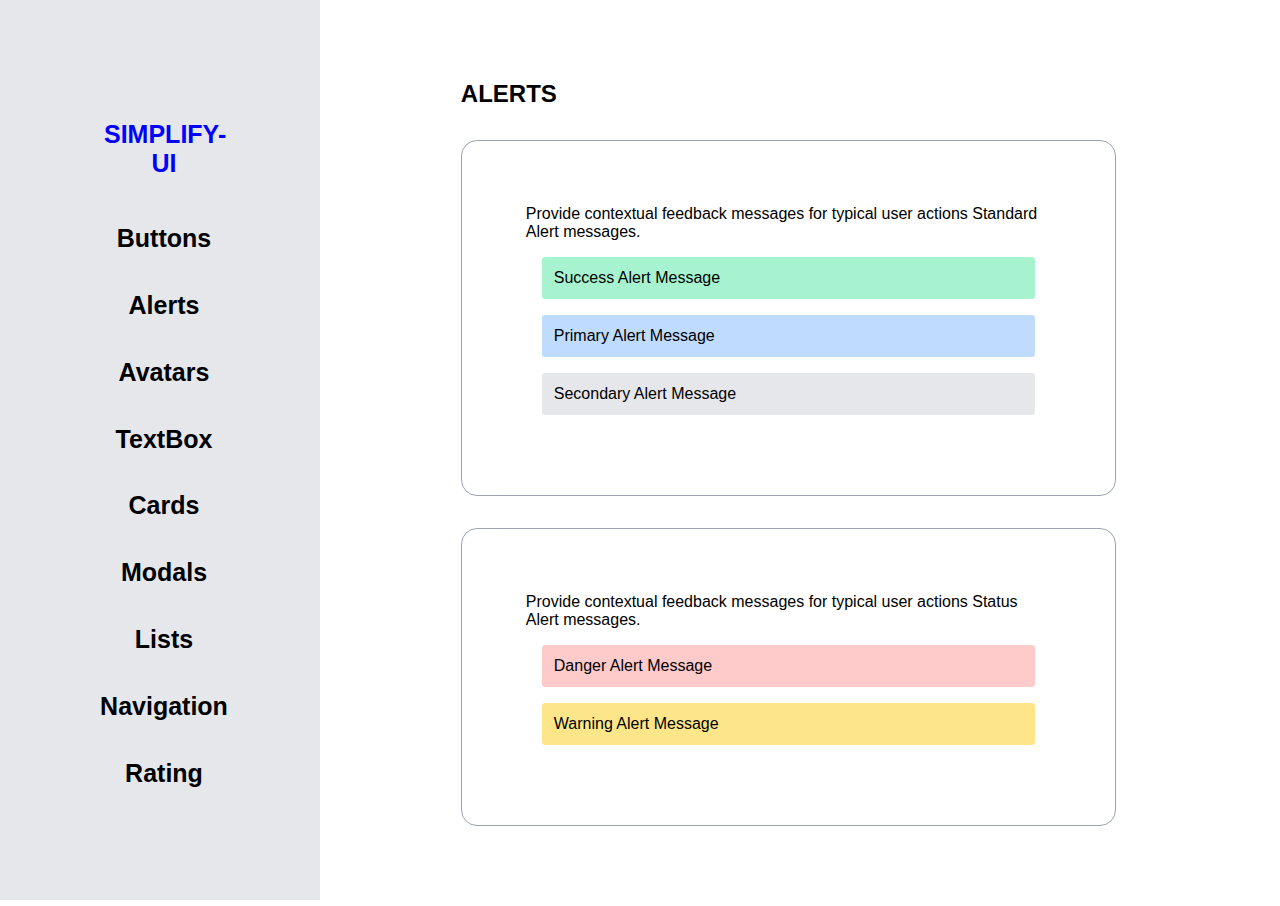
<file: alerts.html>
<!DOCTYPE html>
<html lang="en">
  <head>
    <meta charset="UTF-8" />
    <meta http-equiv="X-UA-Compatible" content="IE=edge" />
    <meta name="viewport" content="width=device-width, initial-scale=1.0" />
    <title>Document</title>
    <link rel="stylesheet" href="./styles.css" />
  </head>
  <body>
    <div class="sidenav">
      <a href="index.html" class="home-link">SIMPLIFY-UI</a>
      <a href="buttons.html">Buttons</a>
      <a href="alerts.html">Alerts</a>
      <a href="avatar.html">Avatars</a>
      <a href="textbox.html">TextBox</a>
      <a href="card.html">Cards</a>
      <a href="modal.html">Modals</a>
      <a href="list.html">Lists</a>
      <a href="navigation.html">Navigation</a>
      <a href="rating.html">Rating</a>
    </div>

    <div class="container">
      <div class="main">
        <h2>ALERTS</h2>

        <div class="cont-ele">
          <p>
            Provide contextual feedback messages for typical user actions
            Standard Alert messages.
          </p>

          <div>
            <div class="success-alert"><p>Success Alert Message</p></div>
            <div class="primary-alert"><p>Primary Alert Message</p></div>
            <div class="secondary-alert"><p>Secondary Alert Message</p></div>
          </div>
        </div>

        <div class="cont-ele">
          <p>
            Provide contextual feedback messages for typical user actions Status
            Alert messages.
          </p>
          <div class="danger-alert"><p>Danger Alert Message</p></div>
          <div class="warning-alert"><p>Warning Alert Message</p></div>
        </div>
      </div>
    </div>
  </body>
</html>
</file>
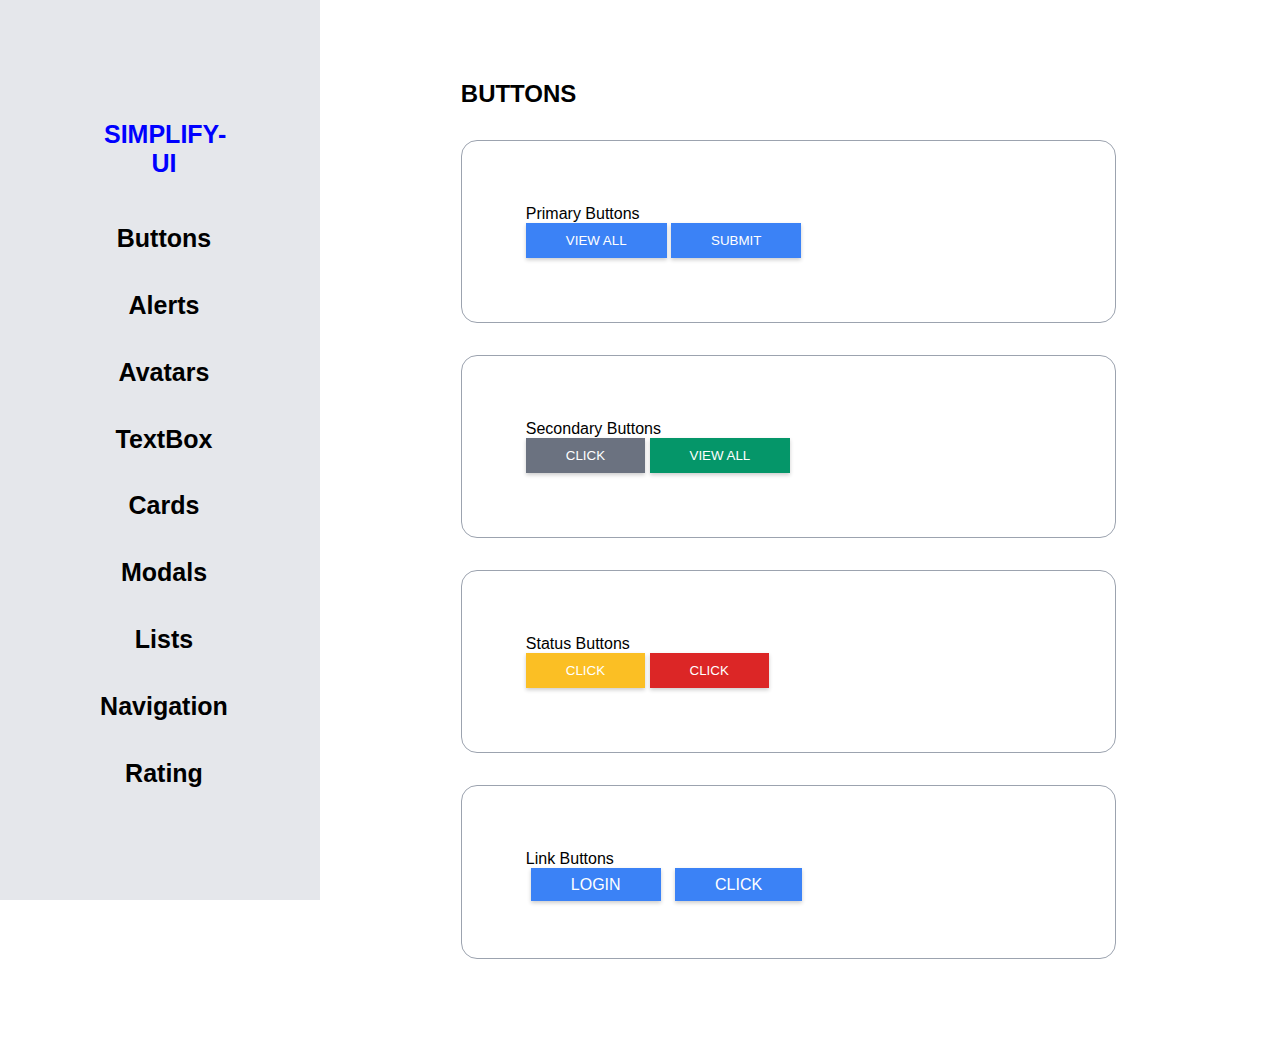
<file: buttons.html>
<!DOCTYPE html>
<html lang="en">
  <head>
    <meta charset="UTF-8" />
    <meta http-equiv="X-UA-Compatible" content="IE=edge" />
    <meta name="viewport" content="width=device-width, initial-scale=1.0" />
    <title>Document</title>
    <link rel="stylesheet" href="./styles.css" />
  </head>
  <body>
    <div class="sidenav">
      <a href="index.html" class="home-link">SIMPLIFY-UI</a>
      <a href="buttons.html">Buttons</a>
      <a href="alerts.html">Alerts</a>
      <a href="avatar.html">Avatars</a>
      <a href="textbox.html">TextBox</a>
      <a href="card.html">Cards</a>
      <a href="modal.html">Modals</a>
       <a href="list.html">Lists</a>
     <a href="navigation.html">Navigation</a>
     <a href="rating.html">Rating</a>
    </div>

    <div class="container">
      <div class="main">
        <h2>BUTTONS</h2>

        
        <div class="cont-ele">
          <p>Primary Buttons</p>

          <div>
            <button class="primary-button">VIEW ALL</button>
            <button class="primary-button">SUBMIT</button>
          </div>            
        </div>

      
        <div class="cont-ele">
          <p>Secondary Buttons</p>
            <button class="secondary-button">CLICK</button>
            <button class="success-button">VIEW ALL</button>    
               
             
        </div>
       
        <div class="cont-ele">
          <p>Status Buttons</p>
             <button class="warning-button">CLICK</button>
           <button class="danger-button">CLICK</button>   
               
             
        </div>
       
        
        <div class="cont-ele">
          <p>Link Buttons</p>
           
             <div class="cont-ele-link">
                 <a class="link-button" href="https://owncomponent-library.netlify.app">LOGIN</a>
                 <a class="link-button" href="https://owncomponent-library.netlify.app">CLICK</a 
             </div>
        
               
             
        </div>
        
      </div>
    </div>

   
   
   
  
  
        </body>
</html>
</file>
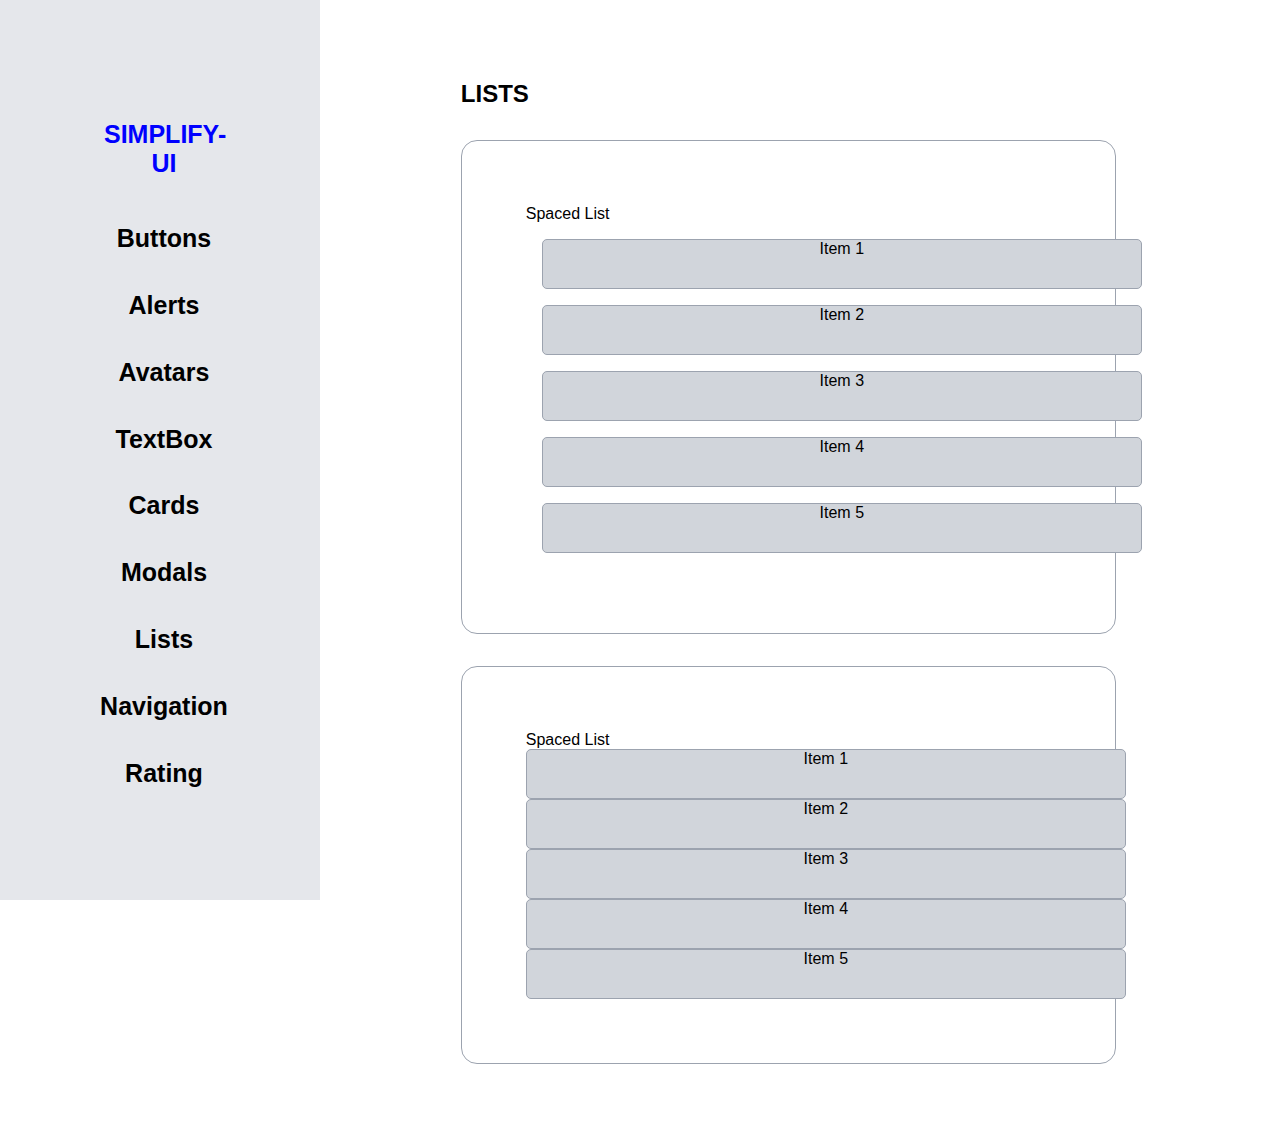
<file: list.html>
<!DOCTYPE html>
<html lang="en">
  <head>
    <meta charset="UTF-8" />
    <meta http-equiv="X-UA-Compatible" content="IE=edge" />
    <meta name="viewport" content="width=device-width, initial-scale=1.0" />
    <title>Document</title>
    <link rel="stylesheet" href="./styles.css" />
  </head>
  <body>
    <div class="sidenav">
      <a href="index.html" class="home-link">SIMPLIFY-UI</a>
      <a href="buttons.html">Buttons</a>
      <a href="alerts.html">Alerts</a>
      <a href="avatar.html">Avatars</a>
      <a href="textbox.html">TextBox</a>
      <a href="card.html">Cards</a>
      <a href="modal.html">Modals</a>
      <a href="list.html">Lists</a>
      <a href="navigation.html">Navigation</a>
      <a href="rating.html">Rating</a>
    </div>

    <div class="container">
      <div class="main">
        <h2>LISTS</h2>

        <div class="cont-ele">
          <p>Spaced List</p>
          <ul class="list">
            <li class="list-item">Item 1</li>
            <li class="list-item">Item 2</li>
            <li class="list-item">Item 3</li>
            <li class="list-item">Item 4</li>
            <li class="list-item">Item 5</li>
          </ul>
        </div>

        <div class="cont-ele">
          <p>Spaced List</p>
          <ul class="list">
            <li class="list-item-stacked">Item 1</li>
            <li class="list-item-stacked">Item 2</li>
            <li class="list-item-stacked">Item 3</li>
            <li class="list-item-stacked">Item 4</li>
            <li class="list-item-stacked">Item 5</li>
          </ul>
        </div>
      </div>
    </div>
  </body>
</html>
</file>
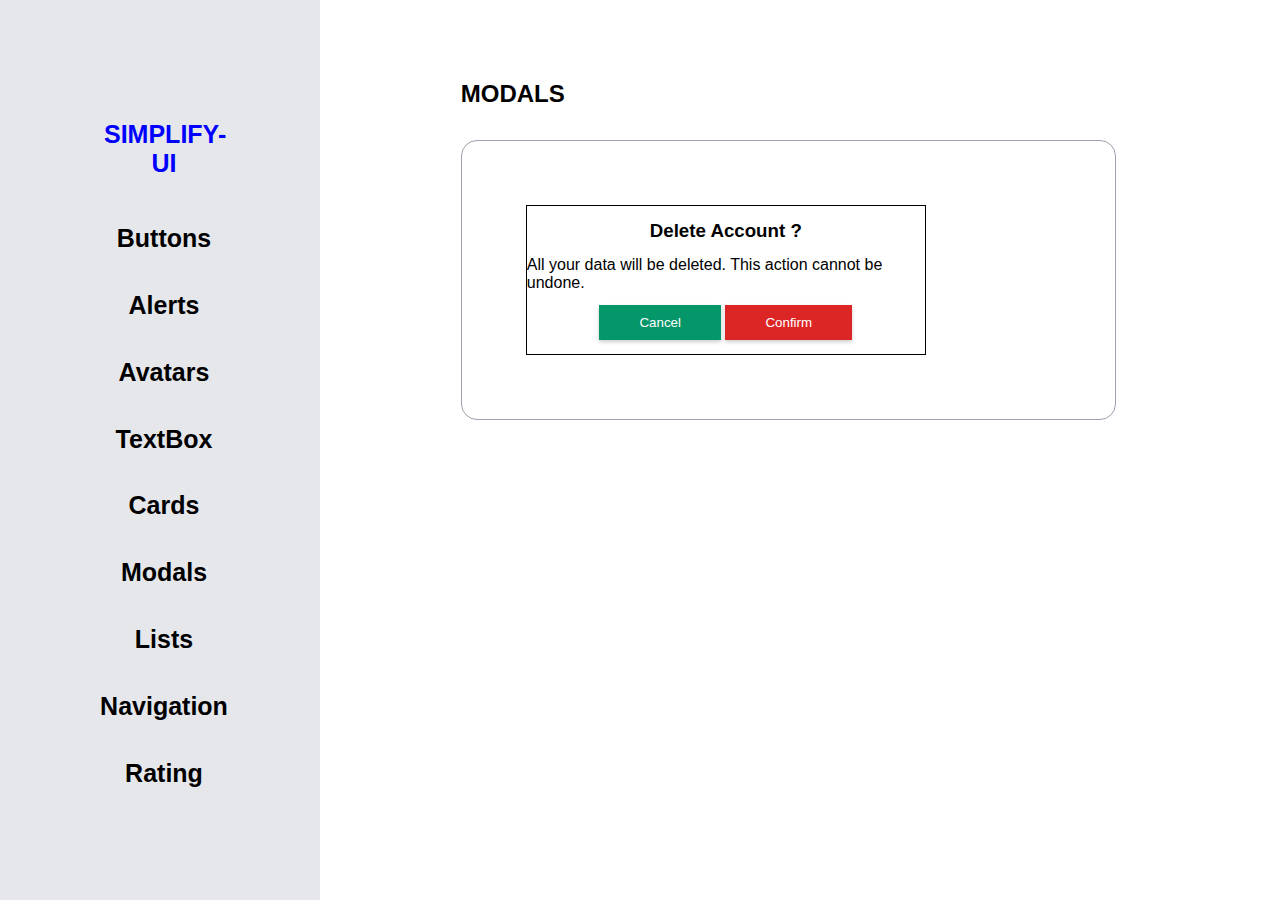
<file: modal.html>
<!DOCTYPE html>
<html lang="en">
  <head>
    <meta charset="UTF-8" />
    <meta http-equiv="X-UA-Compatible" content="IE=edge" />
    <meta name="viewport" content="width=device-width, initial-scale=1.0" />
    <title>Document</title>
    <link rel="stylesheet" href="./styles.css" />
  </head>
  <body>
    <div class="sidenav">
      <a href="index.html" class="home-link">SIMPLIFY-UI</a>
      <a href="buttons.html">Buttons</a>
      <a href="alerts.html">Alerts</a>
      <a href="avatar.html">Avatars</a>
      <a href="textbox.html">TextBox</a>
      <a href="card.html">Cards</a>
      <a href="modal.html">Modals</a>
      <a href="list.html">Lists</a>
      <a href="navigation.html">Navigation</a>
      <a href="rating.html">Rating</a>
    </div>

    <div class="container">
      <div class="main">
        <h2>MODALS</h2>

        <div class="cont-ele">
          <div class="modal" id="modal-cont">
            <div class="modal-title">
              <h3>Delete Account ?</h3>
            </div>
            <div class="modal-body">
              All your data will be deleted. This action cannot be undone.
            </div>
            <div class="modal-footer">
              <button class="success-button">Cancel</button>
              <button class="danger-button">Confirm</button>
            </div>
          </div>
        </div>
      </div>
    </div>
  </body>
</html>
</file>
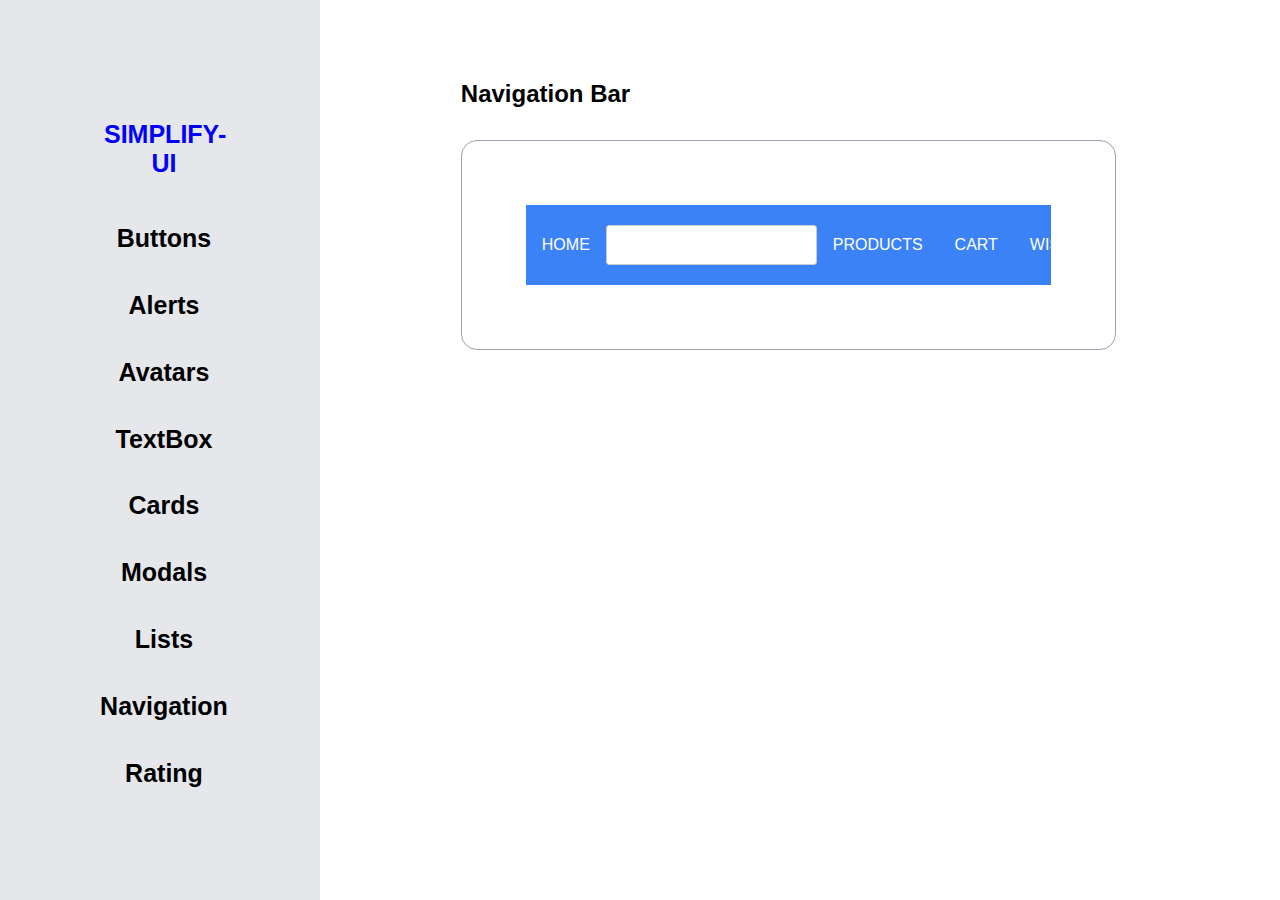
<file: navigation.html>
<!DOCTYPE html>
<html lang="en">
  <head>
    <meta charset="UTF-8" />
    <meta http-equiv="X-UA-Compatible" content="IE=edge" />
    <meta name="viewport" content="width=device-width, initial-scale=1.0" />
    <title>Document</title>
    <link rel="stylesheet" href="./styles.css" />
  </head>
  <body>
    <div class="sidenav">
      <a href="index.html" class="home-link">SIMPLIFY-UI</a>
      <a href="buttons.html">Buttons</a>
      <a href="alerts.html">Alerts</a>
      <a href="avatar.html">Avatars</a>
      <a href="textbox.html">TextBox</a>
      <a href="card.html">Cards</a>
      <a href="modal.html">Modals</a>
      <a href="list.html">Lists</a>
      <a href="navigation.html">Navigation</a>
      <a href="rating.html">Rating</a>
    </div>

    <div class="container">
      <div class="main">
        <h2>Navigation Bar</h2>

        <div class="cont-ele">
             <ul class="navbar">
               <li ><a href="#">HOME</a></li>
                <input class="navbar-txtbx"></input>
               <div class="navbar-itm-rgt" ><li class="navbar-list"><a href="#">PRODUCTS</a></li>
              <li  class="navbar-list"><a href="#">CART</a></li>
              <li  class="navbar-list"><a href="#">WISHLIST</a></li></div>
      
             </ul>
        </div>
      </div>
    </div>
  </body>
</html>
</file>
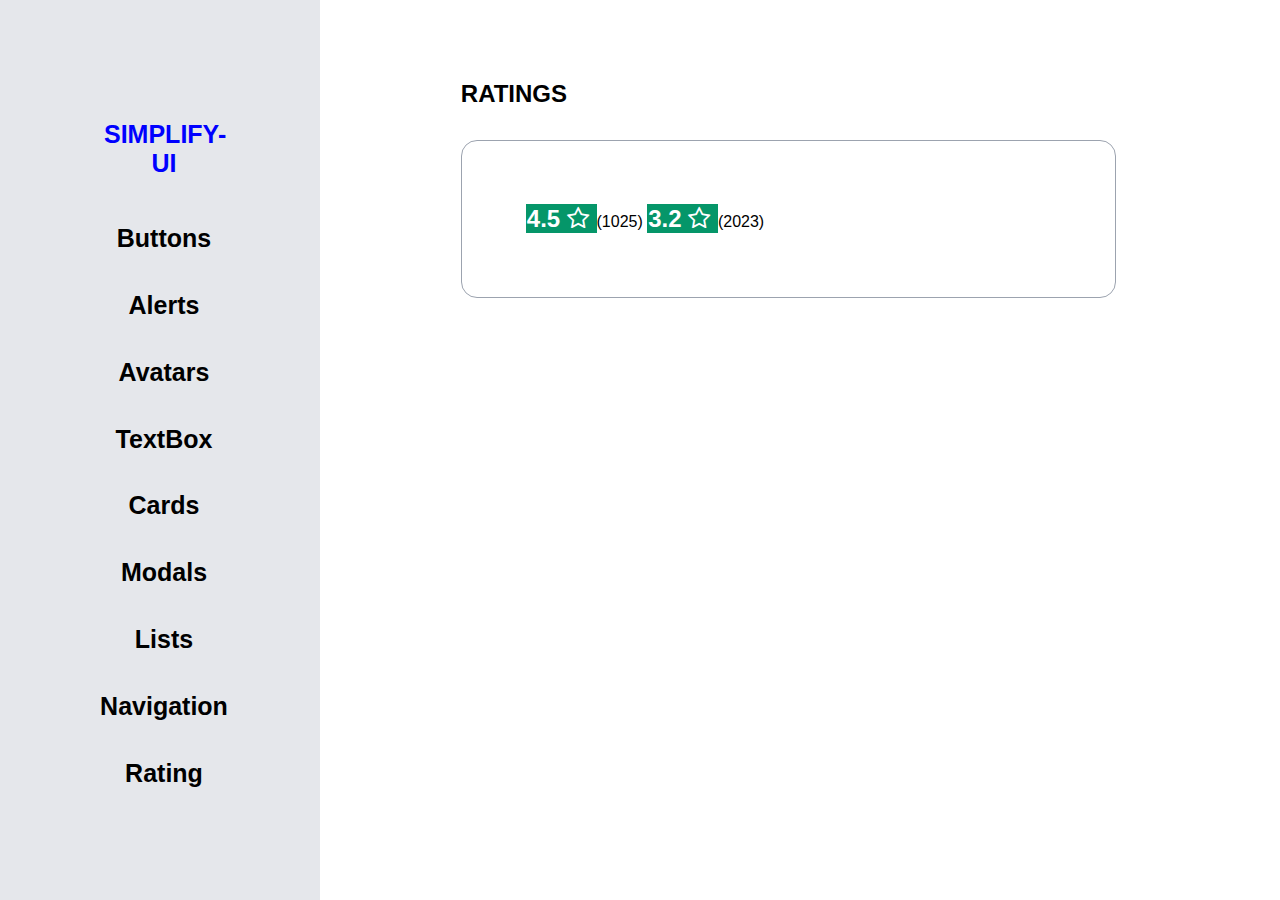
<file: rating.html>
<!DOCTYPE html>
<html lang="en">
  <head>
    <meta charset="UTF-8" />
    <meta http-equiv="X-UA-Compatible" content="IE=edge" />
    <meta name="viewport" content="width=device-width, initial-scale=1.0" />
    <title>Document</title>
    <link rel="stylesheet" href="./styles.css" />
    <link
      rel="stylesheet"
      href="https://cdnjs.cloudflare.com/ajax/libs/font-awesome/4.7.0/css/font-awesome.min.css"
    />
  </head>
  <body>
    <div class="sidenav">
      <a href="index.html" class="home-link">SIMPLIFY-UI</a>
      <a href="buttons.html">Buttons</a>
      <a href="alerts.html">Alerts</a>
      <a href="avatar.html">Avatars</a>
      <a href="textbox.html">TextBox</a>
      <a href="card.html">Cards</a>
      <a href="modal.html">Modals</a>
      <a href="list.html">Lists</a>
      <a href="navigation.html">Navigation</a>
      <a href="rating.html">Rating</a>
    </div>

    <div class="container">
      <div class="main">
        <h2>RATINGS</h2>

        <div class="cont-ele">
          <span class="rating" style="font-size: 24px">
            4.5 <i class="fa fa-star-o"></i> </span
          >(1025)
          <span class="rating" style="font-size: 24px">
            3.2 <i class="fa fa-star-o"></i> </span
          >(2023)
        </div>
      </div>
    </div>
  </body>
</html>
</file>
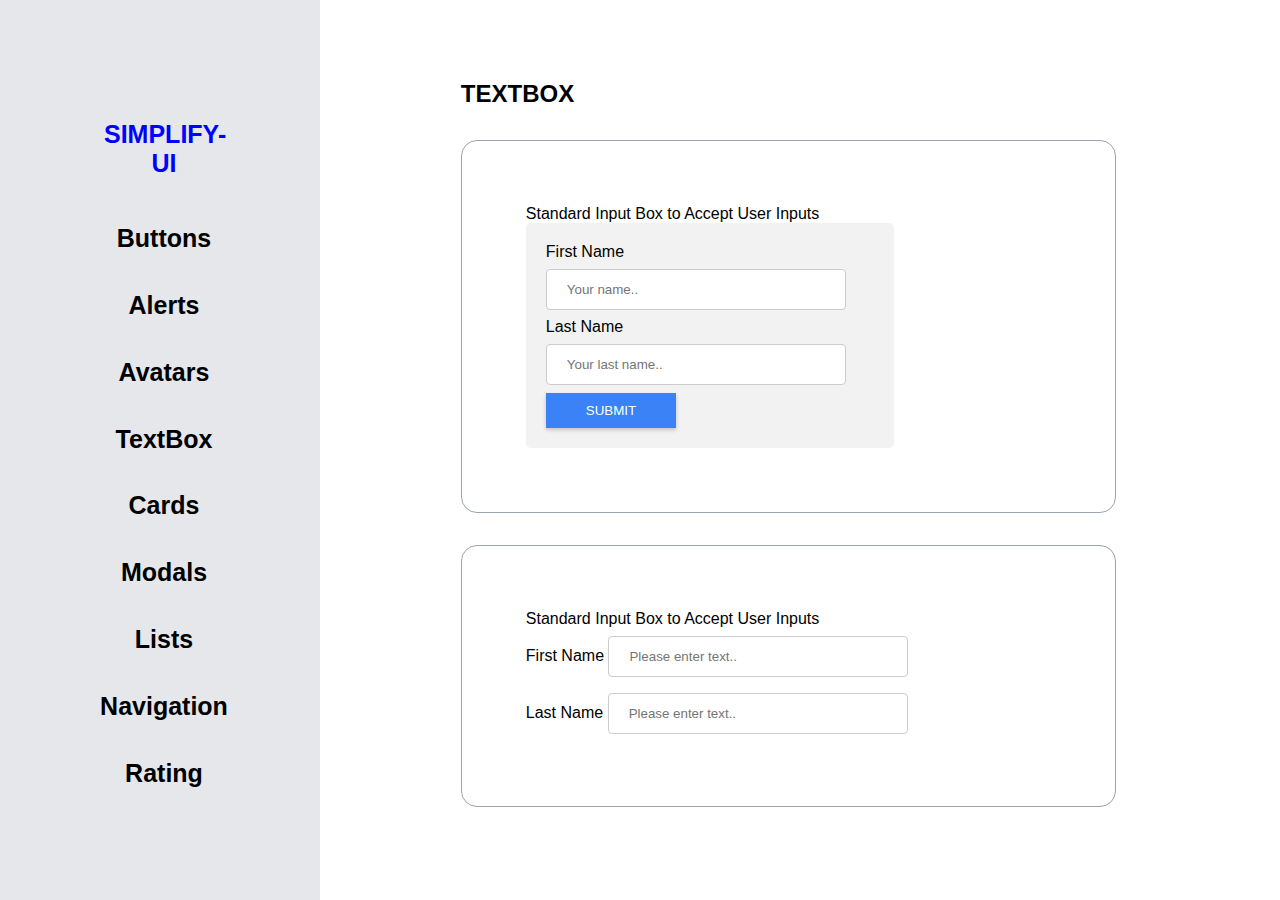
<file: textbox.html>
<!DOCTYPE html>
<html lang="en">
  <head>
    <meta charset="UTF-8" />
    <meta http-equiv="X-UA-Compatible" content="IE=edge" />
    <meta name="viewport" content="width=device-width, initial-scale=1.0" />
    <title>Document</title>
    <link rel="stylesheet" href="./styles.css" />
  </head>
  <body>
    <div class="sidenav">
       <a href="index.html" class="home-link">SIMPLIFY-UI</a>
      <a href="buttons.html">Buttons</a>
      <a href="alerts.html">Alerts</a>
      <a href="avatar.html">Avatars</a>
      <a href="textbox.html">TextBox</a>
      <a href="card.html">Cards</a>
      <a href="modal.html">Modals</a>
      <a href="list.html">Lists</a>
    <a href="navigation.html">Navigation</a>
    <a href="rating.html">Rating</a>
    </div>

    <div class="container">
      <div class="main">
        <h2>TEXTBOX</h2>

        
        <div class="cont-ele">
          <p>Standard Input Box to Accept User Inputs</p>

          <div class="input-container">

            <div><label for="fname">First Name</label>
              <input class="input-text" type="text" id="fname" name="firstname" placeholder="Your name.."></input></div>
            <div> <label for="lname">Last Name</label>
              <input class="input-text" type="text" id="lname" name="lastname" placeholder="Your last name.."></input></div>
              

             
              <button class="primary-button">SUBMIT</button>
          </div>
        </div>

        <div class="cont-ele">
            <p>Standard Input Box to Accept User Inputs</p>

                <div> <label for="fname">First Name</label>
              <input class="input-text resize" type="text" id="fname" name="firstname" placeholder="Please enter text.."></input></div>
             
 <div><label for="lname">Last Name</label>
              <input class="input-text resize" type="text" id="lname" name="lastname" placeholder="Please enter text.."></input></div>
              
             
         
        </div>





      </div>
    </div>
  </body>
</html>
</file>
<file: styles.css>
* {
    margin: 0;
    padding: 0;
    box-sizing: border-box;
    font-family: Arial,
        Helvetica,
        sans-serif;

}






.list {
    width: 100%;

}

.list .list-item {
    width: 600px;
    height: 50px;
    border: 1px solid #9CA3AF;
    list-style: none;
    border-radius: 5px;
    ;
    margin: 1rem;
    text-align: center;
    background: #D1D5DB;
}

.list .list-item:hover {
    box-shadow: 5px 10px 8px #888888;
}


.list .list-item-stacked {
    width: 600px;
    height: 50px;
    border: 0.1px solid #9CA3AF;
    list-style: none;
    border-radius: 5px;
    text-align: center;
    background: #D1D5DB;
}

.list .list-item-stacked:hover {
    box-shadow: 2px 5px 4px #888888;
}



.modal {
    border: 1px solid black;
    display: flex;
    flex-direction: column;
    justify-content: space-evenly;
    align-items: center;
    height: 150px;
    width: 400px;
    /* display: none; */

    /* Full width */

    /* Full height */
}

.card-prd-horz {
    box-shadow: 0 4px 8px 0 rgba(0, 0, 0, 0.2);
    /* width: 500px; */
    /* margin: auto; */
    text-align: center;
    font-family: arial;
    max-height: 400px;
    display: flex;
    /* flex-direction: column; */
    justify-content: space-evenly;
    align-items: center;
    /* position: relative; */
}

.card-prd-horz .price {
    color: grey;
    font-size: 22px;
}

.card-prd-horz:hover {
    box-shadow: 5px 10px 8px #888888;
}

.card-prd {
    box-shadow: 0 4px 8px 0 rgba(0, 0, 0, 0.2);
    max-width: 20%;
    margin: 1rem;
    border-radius: 0 0 0.5rem 0.5rem;
    text-align: center;
    font-family: arial;
    height: 400px;
    display: flex;
    flex-direction: column;
    justify-content: space-evenly;
    position: relative;
}

.card-prd:hover {
    box-shadow: 5px 10px 8px #888888;
}

.card-prd .price {
    color: grey;
    font-size: 22px;
}

.card-prd .card-badge {
    position: absolute;
    top: 20px;
    left: 0;
    color: white;
    background: #DC2626;
    width: 50px;
}

.card-prd .card-bdg-wish {
    position: absolute;
    top: 20px;
    right: 10px;
    cursor: pointer;
    color: white;
}





.card-prd .card-bdg-wish:hover {
    color: rgb(202, 196, 196)
}



.card-prd .card-badge-text {
    position: absolute;
    top: 40px;
    left: 0;
    color: white;

}



.sidenav {
    width: 25%;
    height: 100vh;
    background-color: #E5E7EB;
    /* background-image: linear-gradient(160deg, #0093E9 0%, #80D0C7 100%); */
    /* color: black; */
    position: fixed;
    display: flex;
    flex-direction: column;
    text-align: center;
    padding: 5rem;
    justify-content: space-evenly;
}

.sidenav a {
    /* margin: 2rem; */
    text-decoration: none;
    padding: 6px 8px 6px 16px;
    text-decoration: none;
    font-size: 25px;
    color: black;
    font-weight: bold;

}

.sidenav a:hover {
    color: #2563EB;
}


/* Style page content */
.main {
    margin-left: 20%;
    /* Same as the width of the sidebar */
    padding: 5rem 0px;
    /* border: 1px solid black; */
    /* margin-top: 3rem; */
}


.sidenav .home-link {
    color: blue;
    margin: 0.5rem;
}


.container {
    margin-left: 20%;
    /* border:1px solid black; */
    /* display: flex; */
    /* text-align: center; */
    /* align-items: center; */
    /* height: 100vh; */


}

.cont-index {
    margin-left: 25%;
    display: flex;
    flex-direction: column;
    /* justify-content: space-around; */
    /* align-items: center; */
    height: 100vh;
    background-image: url('https://blog.creatopy.com/wp-content/uploads/2020/04/Poster-Examples.png');
    color: #DC2626;
    font-weight: bold;
    font-size: 20px;
    /* border: 1px solid red; */
}

.cont-index .cont-head {
    /* justify-content: flex-start; */
    margin-left: 4rem;
    margin-top: 2rem;
    ;
    /* background: white; */
    width: fit-content;
    border-radius: 0.5rem;
}



.cont-ele {
    margin-top: 2rem;
    border: 1px solid #9CA3AF;
    border-radius: 1rem;
    padding: 4rem;
    width: 80%;
}

.cont-ele-link {
    margin-top: 0.5rem;
}

.navbar {
    margin: 0;
    padding: 0;
    list-style-type: none;
    display: flex;
    background: #3B82F6;
    position: sticky;
    top: 0;
    justify-content: space-around;
    height: 5rem;
    align-items: center;
    z-index:1


}

.navbar .navbar-itm-rgt {

    display: flex;

}

.navbar .navbar-txtbx {

    width: 300px;
    height: 40px;
    padding: 1rem 1rem;
    margin: 8px 0;
    display: inline-block;
    border: 1px solid #ccc;
    border-radius: 0.2rem;
    outline: none
}

li a {
    display: block;
    color: white;
    text-align: center;
    padding: 1rem 1rem;
    text-decoration: none;
}

li a:hover {
    background-color: white;
    color: #3B82F6;
}

.nav-list-btn {
    background: #3B82F6;
    color: #fff;
    /* box-shadow: 0 2px 4px 0 rgb(0 0 0 / 20%); */
    border: none;
    cursor: pointer;
    /* border-radius: 1rem; */
    height: 35px;
    padding: 5px 40px;
    font-family: "Sofia",
        sans-serif;
    outline: none;

}

.nav-list-btn:hover {
    background: white;
    color: black;
}




.input-container {
    width: 70%;
    border-radius: 5px;
    background-color: #f2f2f2;
    padding: 20px;
}

.input-text {
    width: 300px;
    padding: 12px 20px;
    margin: 8px 0;
    display: inline-block;
    border: 1px solid #ccc;
    border-radius: 4px;

}



.primary-alert {
    background: #BFDBFE;
    padding: 10px;
    margin: 1rem 1rem;
    border-radius: 0.2rem;
}

.primary-alert p {
    margin: auto auto;
    padding: 2px 2px;
    font-size: 1rem;

}

.secondary-alert {
    background: #E5E7EB;
    padding: 10px;
    margin: 1rem 1rem;
    border-radius: 0.2rem;
}

.secondary-alert p {
    margin: auto auto;
    padding: 2px 2px;
    font-size: 1rem;

}


.warning-alert {
    background: #FDE68A;
    padding: 10px;
    margin: 1rem 1rem;
    border-radius: 0.2rem;
}

.warning-alert p {
    margin: auto auto;
    padding: 2px 2px;
    font-size: 1rem;

}


.success-alert {
    background: #A7F3D0;
    padding: 10px;
    margin: 1rem 1rem;
    border-radius: 0.2rem;
}

.success-alert p {
    margin: auto auto;
    padding: 2px 2px;
    font-size: 1rem;

}


.danger-alert {
    background: #FECACA;
    padding: 10px;
    margin: 1rem 1rem;
    border-radius: 0.2rem;
}

.danger-alert p {
    margin: auto auto;
    padding: 2px 2px;
    font-size: 1rem;

}


.avatar-bdg {
    background-color: #555;
    color: white;
    text-decoration: none;
    /* padding: 15px 26px; */
    position: relative;
    display: inline-block;
    border-radius: 50%;
    width: 80px;
    height: 80px;
}



.avatar-bdg .badge-online {
    position: absolute;
    bottom: 0px;
    right: 10px;
    /* padding: 5px 10px; */
    border-radius: 50%;
    background: #10B981;
    color: white;
    height: 1rem;
    width: 1rem
}

.avatar-bdg .badge-busy {
    position: absolute;
    bottom: 0px;
    right: 10px;
    /* padding: 5px 10px; */
    border-radius: 50%;
    background: #DC2626;
    color: white;
    height: 1rem;
    width: 1rem
}

.avatar-bdg .badge-offline {
    position: absolute;
    bottom: 0px;
    right: 10px;
    /* padding: 5px 10px; */
    border-radius: 50%;
    background: #9CA3AF;
    color: white;
    height: 1rem;
    width: 1rem
}


.avatarImage-small {
    width: 60px;
    height: 60px;
    border-radius: 50%;
}

.avatarImage-medium {
    width: 80px;
    height: 80px;
    border-radius: 50%;
}

.avatarImage-large {
    width: 100px;
    height: 130px;
    border-radius: 50%;
}



.rating {
    background-color: #059669;
    color: white;
    border: 1px solid #059669;

    font-weight: bold;
}

.primary-button {
    background: #3B82F6;
    color: #fff;
    box-shadow: 0 2px 4px 0 rgb(0 0 0 / 20%);
    border: none;
    cursor: pointer;
    /* border-radius: 1rem; */
    height: 35px;
    padding: 5px 40px;
    font-family: "Sofia",
        sans-serif;
    outline: none;

}

.card-prd .card-img {
    width: 100%;
    height: 100vh
}


.card-btn {
    background: #3B82F6;
    color: #fff;
    width: 100%;
    box-shadow: 0 2px 4px 0 rgb(0 0 0 / 20%);
    border: none;
    cursor: pointer;
    /* border-radius: 1rem; */
    height: 35px;
    padding: 5px 40px;
    font-family: "Sofia",
        sans-serif;
    outline: none;

}


.primary-button:hover {
    background-color: #2563EB;
}

.secondary-button {
    background: #6B7280;
    color: #fff;
    box-shadow: 0 2px 4px 0 rgb(0 0 0 / 20%);
    border: none;
    cursor: pointer;
    /* border-radius: 1rem; */
    height: 35px;
    padding: 5px 40px;
    font-family: "Sofia",
        sans-serif;

}

.warning-button {
    background: #FBBF24;
    color: #fff;
    box-shadow: 0 2px 4px 0 rgb(0 0 0 / 20%);
    border: none;
    cursor: pointer;
    /* border-radius: 1rem; */
    height: 35px;
    padding: 5px 40px;
    font-family: "Sofia",
        sans-serif;

}

.success-button {
    background: #059669;
    color: #fff;
    box-shadow: 0 2px 4px 0 rgb(0 0 0 / 20%);
    border: none;
    cursor: pointer;
    /* border-radius: 1rem; */
    height: 35px;
    padding: 5px 40px;
    font-family: "Sofia",
        sans-serif;

}

.danger-button {
    background: #DC2626;
    color: #fff;
    box-shadow: 0 2px 4px 0 rgb(0 0 0 / 20%);
    border: none;
    cursor: pointer;
    /* border-radius: 1rem; */
    height: 35px;
    padding: 5px 40px;
    font-family: "Sofia",
        sans-serif;

}



.link-button {
    background: #3B82F6;
    color: #fff;
    box-shadow: 0 2px 4px 0 rgb(0 0 0 / 20%);
    cursor: pointer;
    padding: 8px 40px;
    border: none;
    text-decoration: none;
    font-family: "Sofia",
        sans-serif;
    /* height: 35px; */
    margin: 5px;
}








/* .container{
    background-color: turquoise;
    display: flex;
    flex-direction: row;
    flex-direction: column;
    flex-direction: row-reverse;
    flex-direction: row;
} */
.card {

    border: 1px solid black;
    padding: 1rem;

}

.flex1 {
    flex-grow: 1
}

.flex2 {
    flex-grow: 1
}

.flex3 {
    flex-grow: 0.2
}

/* Use FLEX in Container 
Then Use Justify-Content to adjust Items Horizontly 
Use Align Items to Adjust Items Vertically  

FLEX WRAP is also useful - Check it out
*/


/* - Align items is `stretch` by default. - Other options are `stretch|center|flex-start|flex-end|baseline|` - Now,
alignment can be controlled from both parent and child - Parent: `align-items: center` - Child: `align-self: auto|stretch|center|flex-start|flex-end|baseline|` */

.container2 {
    background-color: yellow;
    display: flex;
    /* justify-content: flex-end;
    justify-content: flex-start;
    /* justify-content: space-between; */
    justify-content: space-around;
    /* justify-content:center; */
    /* align-items:flex-start; */
    align-items: center;
    height: 60vh;
    border: 1px solid red;
}

.card2 {
    width: 30%;
    border: 1px solid black;
    padding: 2rem;
    background: rgb(117, 86, 228);
    /* align-self: center; */
}

.card3 {
    align-self: flex-end;
}

@media(max-width:700px) {
    .container2 {
        display: flex;
        flex-direction: column;
        background: rgb(20, 220, 127);
        justify-content: flex-start;
        align-items: center;

    }

    .card2 {
        width: 100%;
    }

}

.cont-card {
    border: 1px solid black;
    width: 20%;
    height: 300px;
    padding: 1rem;
    display: flex;
    flex-direction: column;
    /* align-items: center; */
    justify-content: space-evenly;

}

.cont-card2 {
    border: 1px solid black;
    width: 20%;
    height: 700px;
    padding: 2rem;
    display: flex;
    flex-direction: column;
    /* align-items: center; */
    justify-content: space-evenly;

}



/* POSITION : STATIC (Default ), Absolute , Realtive, FIXED , STICKY  */

/* Static - Normal Position */
/* Relative - Move top/right/bottom/left Relative to its Normal/Original position  */
/* Absolute - Move top/right/bottom/left Relative to its PARENT(Body/Container) position  */
/* Fixed: Postion remain Fixed relative to the Brower Window */
/* Sticky :  */
</file>
